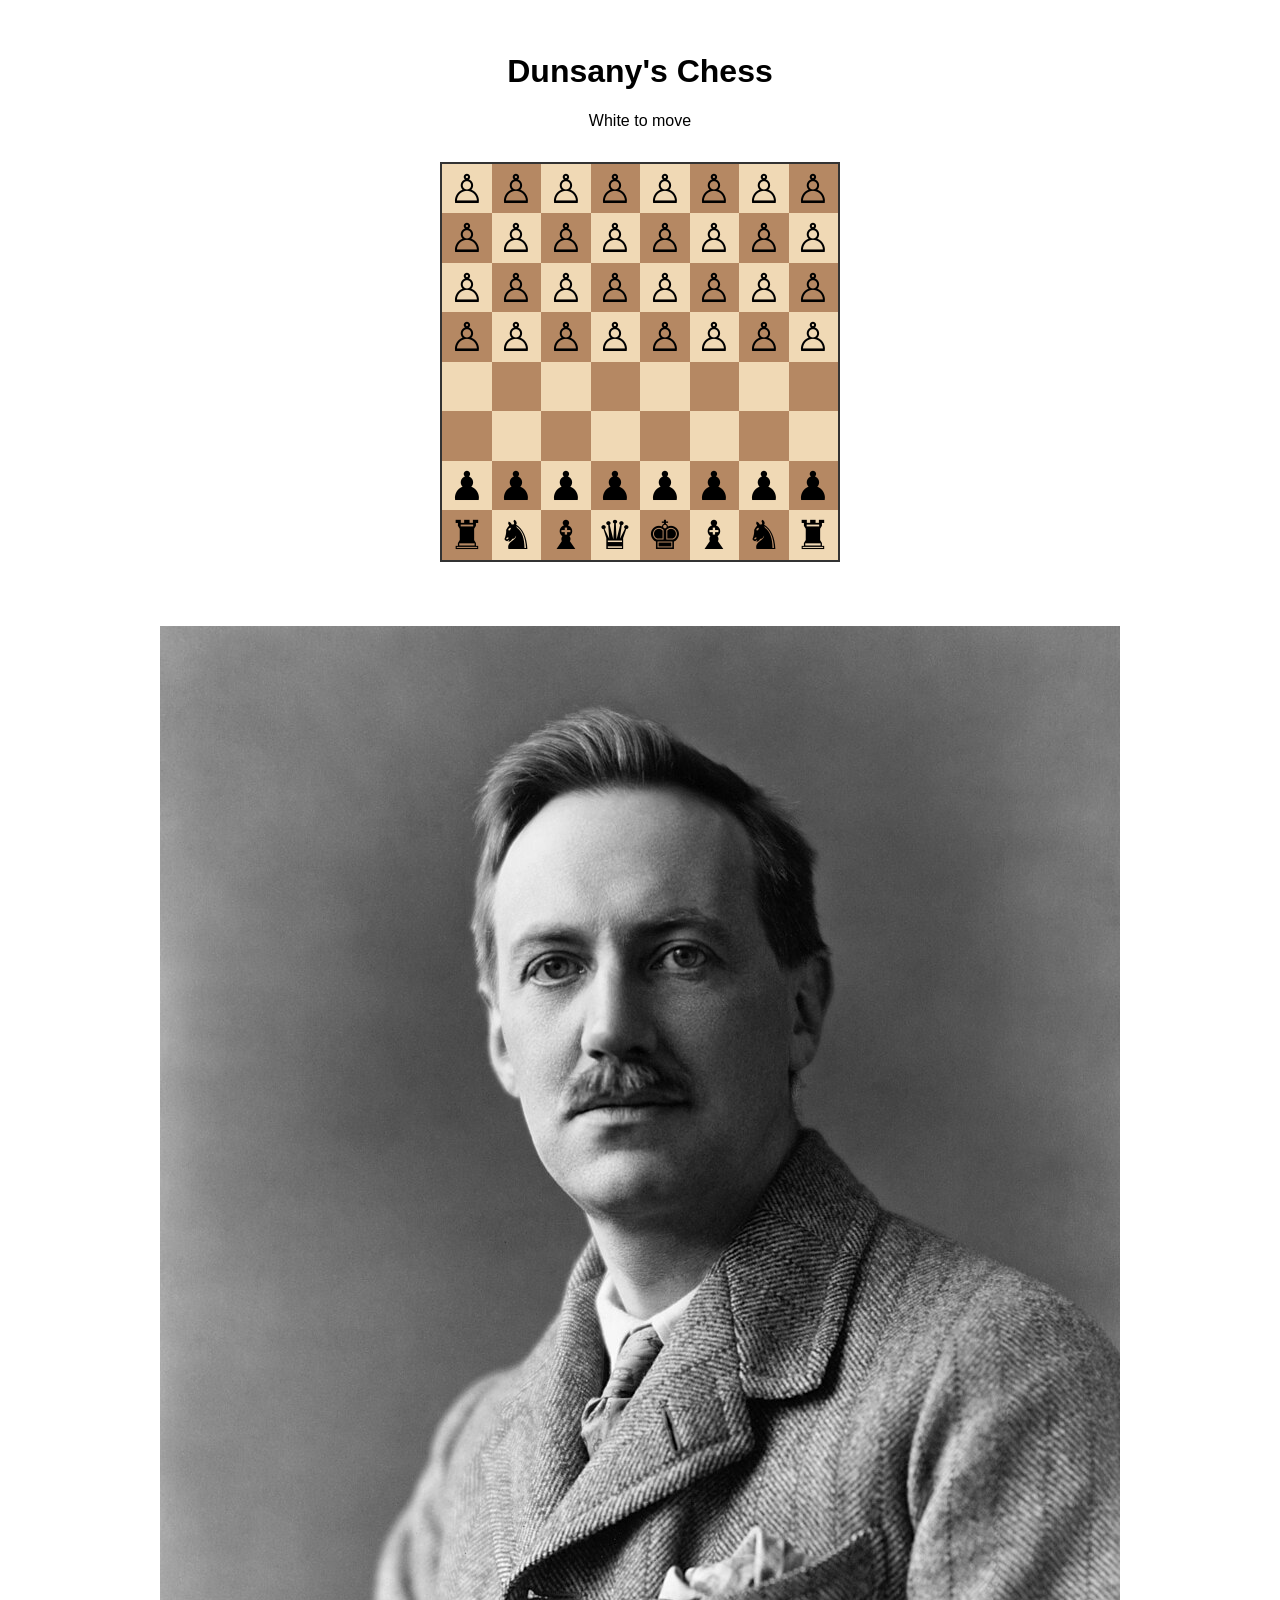
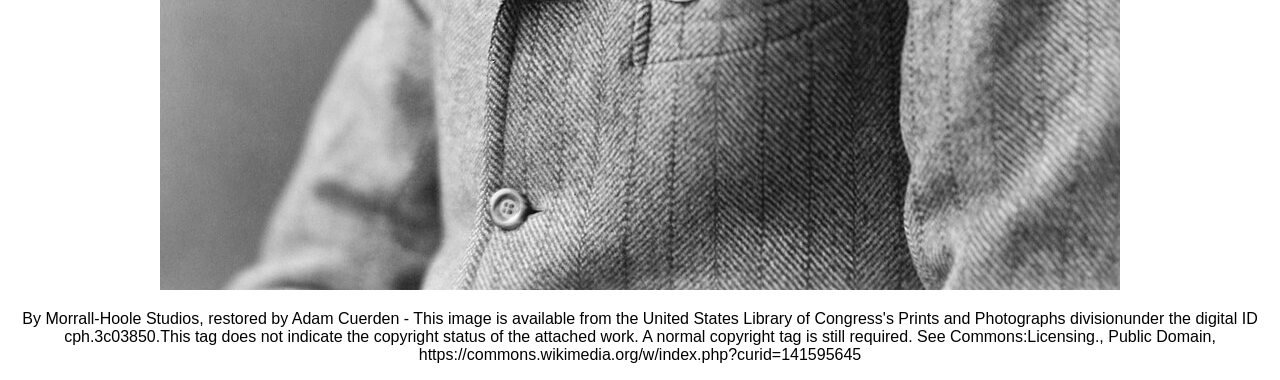
<file: index.html>
<!DOCTYPE html>
<html lang="en">
<head>
  <meta charset="UTF-8">
  <meta name="viewport" content="width=device-width, initial-scale=1.0">
  <title>Dunsany's Chess</title>
  <link rel="stylesheet" href="style.css">
  <script src="script.js" defer></script>
</head>
<body>
  <main>
    <h1>Dunsany's Chess</h1>
    <p id="status">White to move</p>
    <div id="board" aria-label="Chess board"></div>
  </main>
</body>
<img src="Dunsany.jpg">
<p>
By Morrall-Hoole Studios, restored by Adam Cuerden - This image is available from the United States Library of Congress's Prints and Photographs divisionunder the digital ID cph.3c03850.This tag does not indicate the copyright status of the attached work. A normal copyright tag is still required. See Commons:Licensing., Public Domain, https://commons.wikimedia.org/w/index.php?curid=141595645
</html>
</file>
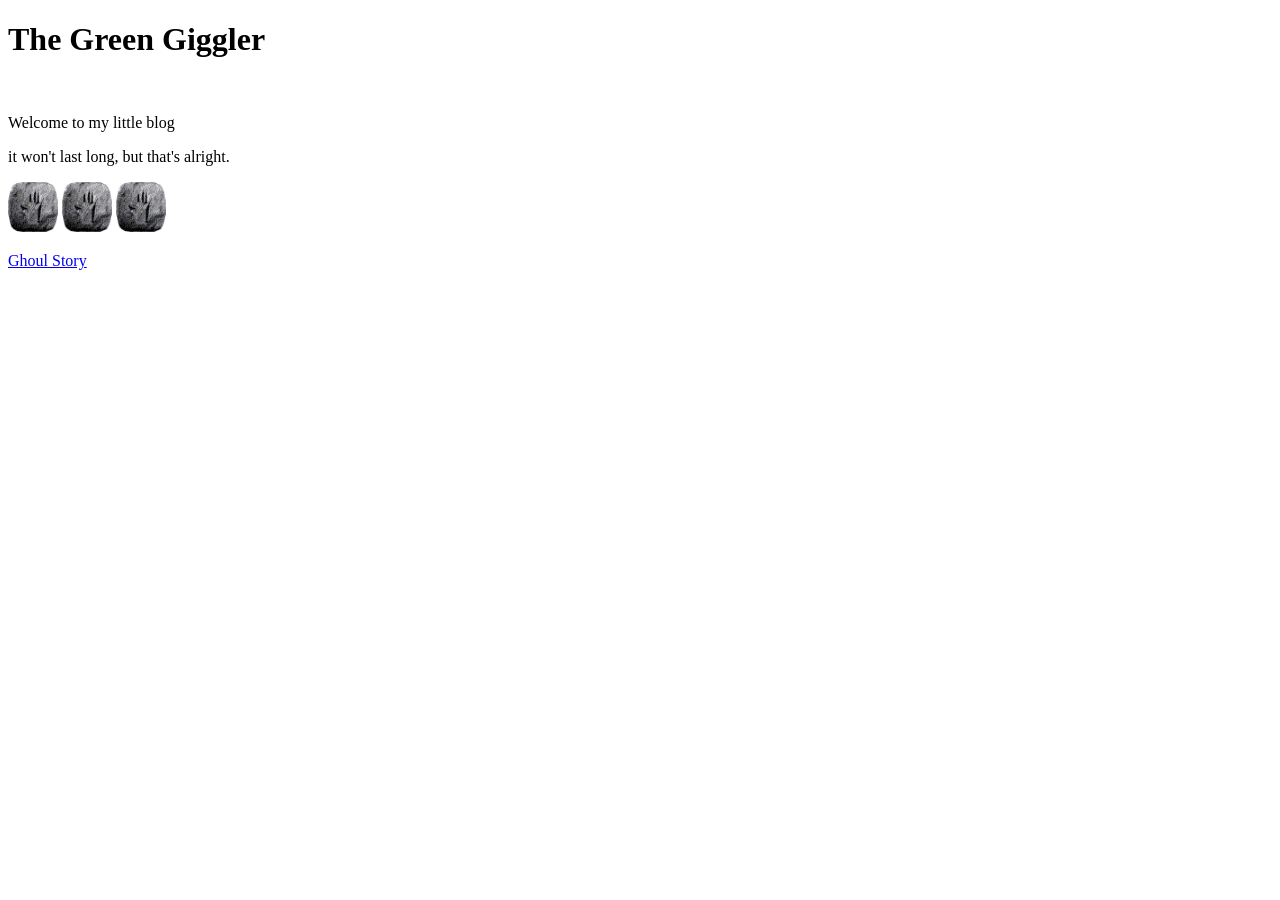
<file: nolongerused.html>
<!DOCTYPE html>

<html>

<head>
<title> Blog Test </title>
</head>

<body>
<h1> The Green Giggler </h1>
<br>
<p> Welcome to my little blog </p>
<p> it won't last long, but that's alright. </p>

<img src="images\stone interact unclicked 8.png"
height="50"
width="50"
alt="Stone image of a hand">
<img src="images\stone interact unclicked 8.png"
height="50"
width="50"
alt="Stone image of a hand">
<img src="images\stone interact unclicked 8.png"
height="50"
width="50"
alt="Stone image of a hand">


<p><a href="ghouls.pdf" title="Read This" target=_blank>
   Ghoul Story 
</a>
</p>
</body>
<!-- Comment-->

</html>
</file>
<file: style.css>
body {
  margin: 0;
  font-family: Arial, sans-serif;
  text-align: center;
}

:root {
  --light-square: #f0d9b5;
  --dark-square: #b58863;
}

main {
  padding: 2rem;
}

#board {
  width: 400px;
  height: 400px;
  margin: 2rem auto;
  border: 2px solid #333;
  display: grid;
  grid-template-columns: repeat(8, 1fr);
  grid-template-rows: repeat(8, 1fr);
  box-sizing: border-box;
}

.square {
  width: 100%;
  height: 100%;
  min-width: 0;
  min-height: 0;
  padding: 0;
  display: flex;
  align-items: center;
  justify-content: center;
  border: 0;
  cursor: pointer;
  font-size: 2.5rem;
  line-height: 1;
}

.light {
  background-color: var(--light-square);
}

.dark {
  background-color: var(--dark-square);
}

.selected {
  outline: 4px solid #f6e05e;
  outline-offset: -4px;
}

.legal-move {
  box-shadow: inset 0 0 0 6px rgba(40, 120, 60, 0.55);
}
</file>
